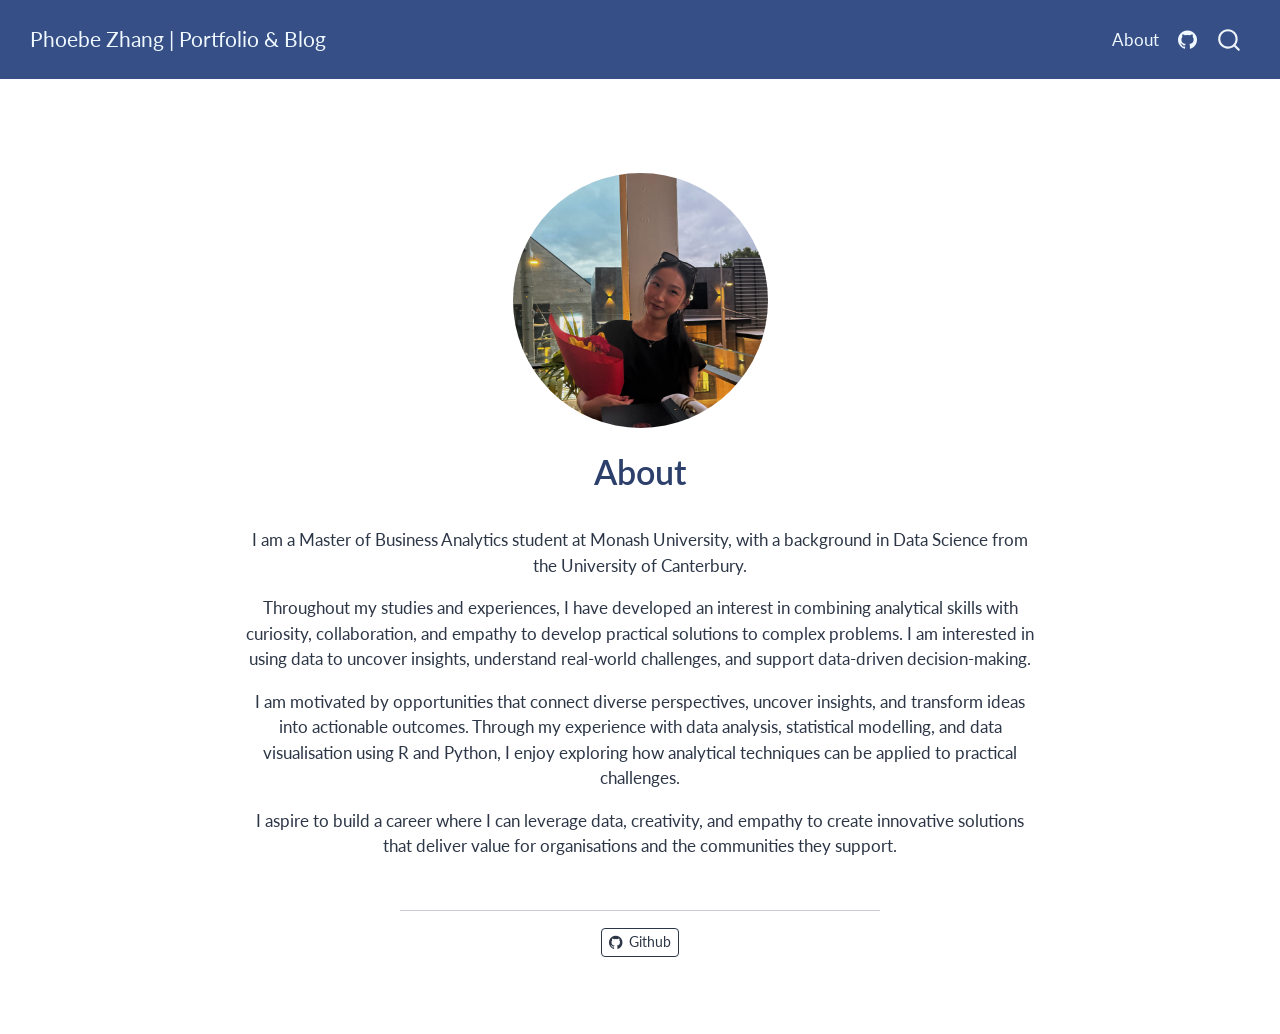
<file: about.html>
<!DOCTYPE html>
<html xmlns="http://www.w3.org/1999/xhtml" lang="en" xml:lang="en"><head>

<meta charset="utf-8">
<meta name="generator" content="quarto-1.9.28">

<meta name="viewport" content="width=device-width, initial-scale=1.0, user-scalable=yes">


<title>About – Phoebe Zhang | Portfolio &amp; Blog</title>
<style>
/* Default styles provided by pandoc.
** See https://pandoc.org/MANUAL.html#variables-for-html for config info.
*/
code{white-space: pre-wrap;}
span.smallcaps{font-variant: small-caps;}
div.columns{display: flex; gap: min(4vw, 1.5em);}
div.column{flex: auto; overflow-x: auto;}
div.hanging-indent{margin-left: 1.5em; text-indent: -1.5em;}
ul.task-list{list-style: none;}
ul.task-list li input[type="checkbox"] {
  width: 0.8em;
  margin: 0 0.8em 0.2em -1em; /* quarto-specific, see https://github.com/quarto-dev/quarto-cli/issues/4556 */ 
  vertical-align: middle;
}
</style>


<script src="site_libs/quarto-nav/quarto-nav.js"></script>
<script src="site_libs/quarto-nav/headroom.min.js"></script>
<script src="site_libs/clipboard/clipboard.min.js"></script>
<script src="site_libs/quarto-search/autocomplete.umd.js"></script>
<script src="site_libs/quarto-search/fuse.min.js"></script>
<script src="site_libs/quarto-search/quarto-search.js"></script>
<meta name="quarto:offset" content="./">
<script src="site_libs/quarto-html/quarto.js" type="module"></script>
<script src="site_libs/quarto-html/tabsets/tabsets.js" type="module"></script>
<script src="site_libs/quarto-html/popper.min.js"></script>
<script src="site_libs/quarto-html/tippy.umd.min.js"></script>
<link href="site_libs/quarto-html/tippy.css" rel="stylesheet">
<link href="site_libs/quarto-html/quarto-syntax-highlighting-49e51e44f424ea8c7044b429bdbbbfe2.css" rel="stylesheet" id="quarto-text-highlighting-styles">
<script src="site_libs/bootstrap/bootstrap.min.js"></script>
<link href="site_libs/bootstrap/bootstrap-icons.css" rel="stylesheet">
<link href="site_libs/bootstrap/bootstrap-6033a600180109c3731f6a886c29932c.min.css" rel="stylesheet" append-hash="true" id="quarto-bootstrap" data-mode="light">
<script id="quarto-search-options" type="application/json">{
  "location": "navbar",
  "copy-button": false,
  "collapse-after": 3,
  "panel-placement": "end",
  "type": "overlay",
  "limit": 50,
  "keyboard-shortcut": [
    "f",
    "/",
    "s"
  ],
  "show-item-context": false,
  "language": {
    "search-no-results-text": "No results",
    "search-matching-documents-text": "matching documents",
    "search-copy-link-title": "Copy link to search",
    "search-hide-matches-text": "Hide additional matches",
    "search-more-match-text": "more match in this document",
    "search-more-matches-text": "more matches in this document",
    "search-clear-button-title": "Clear",
    "search-text-placeholder": "",
    "search-detached-cancel-button-title": "Cancel",
    "search-submit-button-title": "Submit",
    "search-label": "Search"
  }
}</script>


<link rel="stylesheet" href="styles.css">
</head>

<body class="nav-fixed fullcontent quarto-light">

<div id="quarto-search-results"></div>
  <header id="quarto-header" class="headroom fixed-top">
    <nav class="navbar navbar-expand-lg " data-bs-theme="dark">
      <div class="navbar-container container-fluid">
      <div class="navbar-brand-container mx-auto">
    <a class="navbar-brand" href="./index.html">
    <span class="navbar-title">Phoebe Zhang | Portfolio &amp; Blog</span>
    </a>
  </div>
            <div id="quarto-search" class="" title="Search"></div>
          <button class="navbar-toggler" type="button" data-bs-toggle="collapse" data-bs-target="#navbarCollapse" aria-controls="navbarCollapse" role="menu" aria-expanded="false" aria-label="Toggle navigation" onclick="if (window.quartoToggleHeadroom) { window.quartoToggleHeadroom(); }">
  <span class="navbar-toggler-icon"></span>
</button>
          <div class="collapse navbar-collapse" id="navbarCollapse">
            <ul class="navbar-nav navbar-nav-scroll ms-auto">
  <li class="nav-item">
    <a class="nav-link active" href="./about.html" aria-current="page"> 
<span class="menu-text">About</span></a>
  </li>  
  <li class="nav-item compact">
    <a class="nav-link" href="https://github.com/pbzhangg"> <i class="bi bi-github" role="img">
</i> 
<span class="menu-text"></span></a>
  </li>  
</ul>
          </div> <!-- /navcollapse -->
            <div class="quarto-navbar-tools">
</div>
      </div> <!-- /container-fluid -->
    </nav>
</header>
<!-- content -->
<div id="quarto-content" class="quarto-container page-columns page-rows-contents page-layout-article page-navbar">
<!-- sidebar -->
<!-- margin-sidebar -->
    
<!-- main -->
<div class="quarto-about-jolla">
  <img src="profile-image.JPG" class="about-image
  round " style="height: 15em; width: 15em;">
 <header id="title-block-header" class="quarto-title-block default">
<div class="quarto-title">
<h1 class="title">About</h1>
</div>
<div class="quarto-title-meta">
  </div>
</header><main class="content" id="quarto-document-content">
<p>I am a Master of Business Analytics student at Monash University, with a background in Data Science from the University of Canterbury.</p>
<p>Throughout my studies and experiences, I have developed an interest in combining analytical skills with curiosity, collaboration, and empathy to develop practical solutions to complex problems. I am interested in using data to uncover insights, understand real-world challenges, and support data-driven decision-making.</p>
<p>I am motivated by opportunities that connect diverse perspectives, uncover insights, and transform ideas into actionable outcomes. Through my experience with data analysis, statistical modelling, and data visualisation using R and Python, I enjoy exploring how analytical techniques can be applied to practical challenges.</p>
<p>I aspire to build a career where I can leverage data, creativity, and empathy to create innovative solutions that deliver value for organisations and the communities they support.</p>


</main> 
  <hr class="about-sep">
   <div class="about-links">
  <a href="https://github.com/pbzhangg" class="about-link" rel="" target="">
    <i class="bi bi-github"></i>
     <span class="about-link-text">Github</span>
  </a>
</div>
</div>
 <!-- /main -->
<script id="quarto-html-after-body" type="application/javascript">
  window.document.addEventListener("DOMContentLoaded", function (event) {
    const isCodeAnnotation = (el) => {
      for (const clz of el.classList) {
        if (clz.startsWith('code-annotation-')) {                     
          return true;
        }
      }
      return false;
    }
    const onCopySuccess = function(e) {
      // button target
      const button = e.trigger;
      // don't keep focus
      button.blur();
      // flash "checked"
      button.classList.add('code-copy-button-checked');
      var currentTitle = button.getAttribute("title");
      button.setAttribute("title", "Copied!");
      let tooltip;
      if (window.bootstrap) {
        button.setAttribute("data-bs-toggle", "tooltip");
        button.setAttribute("data-bs-placement", "left");
        button.setAttribute("data-bs-title", "Copied!");
        tooltip = new bootstrap.Tooltip(button, 
          { trigger: "manual", 
            customClass: "code-copy-button-tooltip",
            offset: [0, -8]});
        tooltip.show();    
      }
      setTimeout(function() {
        if (tooltip) {
          tooltip.hide();
          button.removeAttribute("data-bs-title");
          button.removeAttribute("data-bs-toggle");
          button.removeAttribute("data-bs-placement");
        }
        button.setAttribute("title", currentTitle);
        button.classList.remove('code-copy-button-checked');
      }, 1000);
      // clear code selection
      e.clearSelection();
    }
    const getTextToCopy = function(trigger) {
      const outerScaffold = trigger.parentElement.cloneNode(true);
      const codeEl = outerScaffold.querySelector('code');
      for (const childEl of codeEl.children) {
        if (isCodeAnnotation(childEl)) {
          childEl.remove();
        }
      }
      return codeEl.innerText;
    }
    const clipboard = new window.ClipboardJS('.code-copy-button:not([data-in-quarto-modal])', {
      text: getTextToCopy
    });
    clipboard.on('success', onCopySuccess);
    if (window.document.getElementById('quarto-embedded-source-code-modal')) {
      const clipboardModal = new window.ClipboardJS('.code-copy-button[data-in-quarto-modal]', {
        text: getTextToCopy,
        container: window.document.getElementById('quarto-embedded-source-code-modal')
      });
      clipboardModal.on('success', onCopySuccess);
    }
      var localhostRegex = new RegExp(/^(?:http|https):\/\/localhost\:?[0-9]*\//);
      var mailtoRegex = new RegExp(/^mailto:/);
        var filterRegex = new RegExp("https:\/\/ETC5523-2026\.github\.io\/etc5523-assignment-3-pbzhangg\/");
      var isInternal = (href) => {
          return filterRegex.test(href) || localhostRegex.test(href) || mailtoRegex.test(href);
      }
      // Inspect non-navigation links and adorn them if external
     var links = window.document.querySelectorAll('a[href]:not(.nav-link):not(.navbar-brand):not(.toc-action):not(.sidebar-link):not(.sidebar-item-toggle):not(.pagination-link):not(.no-external):not([aria-hidden]):not(.dropdown-item):not(.quarto-navigation-tool):not(.about-link)');
      for (var i=0; i<links.length; i++) {
        const link = links[i];
        if (!isInternal(link.href)) {
          // undo the damage that might have been done by quarto-nav.js in the case of
          // links that we want to consider external
          if (link.dataset.originalHref !== undefined) {
            link.href = link.dataset.originalHref;
          }
        }
      }
    function tippyHover(el, contentFn, onTriggerFn, onUntriggerFn) {
      const config = {
        allowHTML: true,
        maxWidth: 500,
        delay: 100,
        arrow: false,
        appendTo: function(el) {
            return el.parentElement;
        },
        interactive: true,
        interactiveBorder: 10,
        theme: 'quarto',
        placement: 'bottom-start',
      };
      if (contentFn) {
        config.content = contentFn;
      }
      if (onTriggerFn) {
        config.onTrigger = onTriggerFn;
      }
      if (onUntriggerFn) {
        config.onUntrigger = onUntriggerFn;
      }
      window.tippy(el, config); 
    }
    const noterefs = window.document.querySelectorAll('a[role="doc-noteref"]');
    for (var i=0; i<noterefs.length; i++) {
      const ref = noterefs[i];
      tippyHover(ref, function() {
        // use id or data attribute instead here
        let href = ref.getAttribute('data-footnote-href') || ref.getAttribute('href');
        try { href = new URL(href).hash; } catch {}
        const id = href.replace(/^#\/?/, "");
        const note = window.document.getElementById(id);
        if (note) {
          return note.innerHTML;
        } else {
          return "";
        }
      });
    }
    const xrefs = window.document.querySelectorAll('a.quarto-xref');
    const processXRef = (id, note) => {
      // Strip column container classes
      const stripColumnClz = (el) => {
        el.classList.remove("page-full", "page-columns");
        if (el.children) {
          for (const child of el.children) {
            stripColumnClz(child);
          }
        }
      }
      stripColumnClz(note)
      if (id === null || id.startsWith('sec-')) {
        // Special case sections, only their first couple elements
        const container = document.createElement("div");
        if (note.children && note.children.length > 2) {
          container.appendChild(note.children[0].cloneNode(true));
          for (let i = 1; i < note.children.length; i++) {
            const child = note.children[i];
            if (child.tagName === "P" && child.innerText === "") {
              continue;
            } else {
              container.appendChild(child.cloneNode(true));
              break;
            }
          }
          if (window.Quarto?.typesetMath) {
            window.Quarto.typesetMath(container);
          }
          return container.innerHTML
        } else {
          if (window.Quarto?.typesetMath) {
            window.Quarto.typesetMath(note);
          }
          return note.innerHTML;
        }
      } else {
        // Remove any anchor links if they are present
        const anchorLink = note.querySelector('a.anchorjs-link');
        if (anchorLink) {
          anchorLink.remove();
        }
        if (window.Quarto?.typesetMath) {
          window.Quarto.typesetMath(note);
        }
        if (note.classList.contains("callout")) {
          return note.outerHTML;
        } else {
          return note.innerHTML;
        }
      }
    }
    for (var i=0; i<xrefs.length; i++) {
      const xref = xrefs[i];
      tippyHover(xref, undefined, function(instance) {
        instance.disable();
        let url = xref.getAttribute('href');
        let hash = undefined; 
        if (url.startsWith('#')) {
          hash = url;
        } else {
          try { hash = new URL(url).hash; } catch {}
        }
        if (hash) {
          const id = hash.replace(/^#\/?/, "");
          const note = window.document.getElementById(id);
          if (note !== null) {
            try {
              const html = processXRef(id, note.cloneNode(true));
              instance.setContent(html);
            } finally {
              instance.enable();
              instance.show();
            }
          } else {
            // See if we can fetch this
            fetch(url.split('#')[0])
            .then(res => res.text())
            .then(html => {
              const parser = new DOMParser();
              const htmlDoc = parser.parseFromString(html, "text/html");
              const note = htmlDoc.getElementById(id);
              if (note !== null) {
                const html = processXRef(id, note);
                instance.setContent(html);
              } 
            }).finally(() => {
              instance.enable();
              instance.show();
            });
          }
        } else {
          // See if we can fetch a full url (with no hash to target)
          // This is a special case and we should probably do some content thinning / targeting
          fetch(url)
          .then(res => res.text())
          .then(html => {
            const parser = new DOMParser();
            const htmlDoc = parser.parseFromString(html, "text/html");
            const note = htmlDoc.querySelector('main.content');
            if (note !== null) {
              // This should only happen for chapter cross references
              // (since there is no id in the URL)
              // remove the first header
              if (note.children.length > 0 && note.children[0].tagName === "HEADER") {
                note.children[0].remove();
              }
              const html = processXRef(null, note);
              instance.setContent(html);
            } 
          }).finally(() => {
            instance.enable();
            instance.show();
          });
        }
      }, function(instance) {
      });
    }
        let selectedAnnoteEl;
        const selectorForAnnotation = ( cell, annotation) => {
          let cellAttr = 'data-code-cell="' + cell + '"';
          let lineAttr = 'data-code-annotation="' +  annotation + '"';
          const selector = 'span[' + cellAttr + '][' + lineAttr + ']';
          return selector;
        }
        const selectCodeLines = (annoteEl) => {
          const doc = window.document;
          const targetCell = annoteEl.getAttribute("data-target-cell");
          const targetAnnotation = annoteEl.getAttribute("data-target-annotation");
          const annoteSpan = window.document.querySelector(selectorForAnnotation(targetCell, targetAnnotation));
          const lines = annoteSpan.getAttribute("data-code-lines").split(",");
          const lineIds = lines.map((line) => {
            return targetCell + "-" + line;
          })
          let top = null;
          let height = null;
          let parent = null;
          if (lineIds.length > 0) {
              //compute the position of the single el (top and bottom and make a div)
              const el = window.document.getElementById(lineIds[0]);
              top = el.offsetTop;
              height = el.offsetHeight;
              parent = el.parentElement.parentElement;
            if (lineIds.length > 1) {
              const lastEl = window.document.getElementById(lineIds[lineIds.length - 1]);
              const bottom = lastEl.offsetTop + lastEl.offsetHeight;
              height = bottom - top;
            }
            if (top !== null && height !== null && parent !== null) {
              // cook up a div (if necessary) and position it 
              let div = window.document.getElementById("code-annotation-line-highlight");
              if (div === null) {
                div = window.document.createElement("div");
                div.setAttribute("id", "code-annotation-line-highlight");
                div.style.position = 'absolute';
                parent.appendChild(div);
              }
              div.style.top = top - 2 + "px";
              div.style.height = height + 4 + "px";
              div.style.left = 0;
              let gutterDiv = window.document.getElementById("code-annotation-line-highlight-gutter");
              if (gutterDiv === null) {
                gutterDiv = window.document.createElement("div");
                gutterDiv.setAttribute("id", "code-annotation-line-highlight-gutter");
                gutterDiv.style.position = 'absolute';
                const codeCell = window.document.getElementById(targetCell);
                const gutter = codeCell.querySelector('.code-annotation-gutter');
                gutter.appendChild(gutterDiv);
              }
              gutterDiv.style.top = top - 2 + "px";
              gutterDiv.style.height = height + 4 + "px";
            }
            selectedAnnoteEl = annoteEl;
          }
        };
        const unselectCodeLines = () => {
          const elementsIds = ["code-annotation-line-highlight", "code-annotation-line-highlight-gutter"];
          elementsIds.forEach((elId) => {
            const div = window.document.getElementById(elId);
            if (div) {
              div.remove();
            }
          });
          selectedAnnoteEl = undefined;
        };
          // Handle positioning of the toggle
      window.addEventListener(
        "resize",
        throttle(() => {
          elRect = undefined;
          if (selectedAnnoteEl) {
            selectCodeLines(selectedAnnoteEl);
          }
        }, 10)
      );
      function throttle(fn, ms) {
      let throttle = false;
      let timer;
        return (...args) => {
          if(!throttle) { // first call gets through
              fn.apply(this, args);
              throttle = true;
          } else { // all the others get throttled
              if(timer) clearTimeout(timer); // cancel #2
              timer = setTimeout(() => {
                fn.apply(this, args);
                timer = throttle = false;
              }, ms);
          }
        };
      }
        // Attach click handler to the DT
        const annoteDls = window.document.querySelectorAll('dt[data-target-cell]');
        for (const annoteDlNode of annoteDls) {
          annoteDlNode.addEventListener('click', (event) => {
            const clickedEl = event.target;
            if (clickedEl !== selectedAnnoteEl) {
              unselectCodeLines();
              const activeEl = window.document.querySelector('dt[data-target-cell].code-annotation-active');
              if (activeEl) {
                activeEl.classList.remove('code-annotation-active');
              }
              selectCodeLines(clickedEl);
              clickedEl.classList.add('code-annotation-active');
            } else {
              // Unselect the line
              unselectCodeLines();
              clickedEl.classList.remove('code-annotation-active');
            }
          });
        }
    const findCites = (el) => {
      const parentEl = el.parentElement;
      if (parentEl) {
        const cites = parentEl.dataset.cites;
        if (cites) {
          return {
            el,
            cites: cites.split(' ')
          };
        } else {
          return findCites(el.parentElement)
        }
      } else {
        return undefined;
      }
    };
    var bibliorefs = window.document.querySelectorAll('a[role="doc-biblioref"]');
    for (var i=0; i<bibliorefs.length; i++) {
      const ref = bibliorefs[i];
      const citeInfo = findCites(ref);
      if (citeInfo) {
        tippyHover(citeInfo.el, function() {
          var popup = window.document.createElement('div');
          citeInfo.cites.forEach(function(cite) {
            var citeDiv = window.document.createElement('div');
            citeDiv.classList.add('hanging-indent');
            citeDiv.classList.add('csl-entry');
            var biblioDiv = window.document.getElementById('ref-' + cite);
            if (biblioDiv) {
              citeDiv.innerHTML = biblioDiv.innerHTML;
            }
            popup.appendChild(citeDiv);
          });
          return popup.innerHTML;
        });
      }
    }
  });
  </script>
</div> <!-- /content -->




</body></html>
</file>
<file: site_libs/quarto-html/tippy.css>
.tippy-box[data-animation=fade][data-state=hidden]{opacity:0}[data-tippy-root]{max-width:calc(100vw - 10px)}.tippy-box{position:relative;background-color:#333;color:#fff;border-radius:4px;font-size:14px;line-height:1.4;white-space:normal;outline:0;transition-property:transform,visibility,opacity}.tippy-box[data-placement^=top]>.tippy-arrow{bottom:0}.tippy-box[data-placement^=top]>.tippy-arrow:before{bottom:-7px;left:0;border-width:8px 8px 0;border-top-color:initial;transform-origin:center top}.tippy-box[data-placement^=bottom]>.tippy-arrow{top:0}.tippy-box[data-placement^=bottom]>.tippy-arrow:before{top:-7px;left:0;border-width:0 8px 8px;border-bottom-color:initial;transform-origin:center bottom}.tippy-box[data-placement^=left]>.tippy-arrow{right:0}.tippy-box[data-placement^=left]>.tippy-arrow:before{border-width:8px 0 8px 8px;border-left-color:initial;right:-7px;transform-origin:center left}.tippy-box[data-placement^=right]>.tippy-arrow{left:0}.tippy-box[data-placement^=right]>.tippy-arrow:before{left:-7px;border-width:8px 8px 8px 0;border-right-color:initial;transform-origin:center right}.tippy-box[data-inertia][data-state=visible]{transition-timing-function:cubic-bezier(.54,1.5,.38,1.11)}.tippy-arrow{width:16px;height:16px;color:#333}.tippy-arrow:before{content:"";position:absolute;border-color:transparent;border-style:solid}.tippy-content{position:relative;padding:5px 9px;z-index:1}
</file>
<file: site_libs/quarto-html/quarto-syntax-highlighting-49e51e44f424ea8c7044b429bdbbbfe2.css>
/* quarto syntax highlight colors */
:root {
  --quarto-hl-ot-color: #003B4F;
  --quarto-hl-at-color: #657422;
  --quarto-hl-ss-color: #20794D;
  --quarto-hl-an-color: #5E5E5E;
  --quarto-hl-fu-color: #4758AB;
  --quarto-hl-st-color: #20794D;
  --quarto-hl-cf-color: #003B4F;
  --quarto-hl-op-color: #5E5E5E;
  --quarto-hl-er-color: #AD0000;
  --quarto-hl-bn-color: #AD0000;
  --quarto-hl-al-color: #AD0000;
  --quarto-hl-va-color: #111111;
  --quarto-hl-bu-color: inherit;
  --quarto-hl-ex-color: inherit;
  --quarto-hl-pp-color: #AD0000;
  --quarto-hl-in-color: #5E5E5E;
  --quarto-hl-vs-color: #20794D;
  --quarto-hl-wa-color: #5E5E5E;
  --quarto-hl-do-color: #5E5E5E;
  --quarto-hl-im-color: #00769E;
  --quarto-hl-ch-color: #20794D;
  --quarto-hl-dt-color: #AD0000;
  --quarto-hl-fl-color: #AD0000;
  --quarto-hl-co-color: #5E5E5E;
  --quarto-hl-cv-color: #5E5E5E;
  --quarto-hl-cn-color: #8f5902;
  --quarto-hl-sc-color: #5E5E5E;
  --quarto-hl-dv-color: #AD0000;
  --quarto-hl-kw-color: #003B4F;
}

/* other quarto variables */
:root {
  --quarto-font-monospace: SFMono-Regular, Menlo, Monaco, Consolas, "Liberation Mono", "Courier New", monospace;
}

/* syntax highlight based on Pandoc's rules */
pre > code.sourceCode > span {
  color: #003B4F;
}

code.sourceCode > span {
  color: #003B4F;
}

div.sourceCode,
div.sourceCode pre.sourceCode {
  color: #003B4F;
}

/* Normal */
code span {
  color: #003B4F;
}

/* Alert */
code span.al {
  color: #AD0000;
  font-style: inherit;
}

/* Annotation */
code span.an {
  color: #5E5E5E;
  font-style: inherit;
}

/* Attribute */
code span.at {
  color: #657422;
  font-style: inherit;
}

/* BaseN */
code span.bn {
  color: #AD0000;
  font-style: inherit;
}

/* BuiltIn */
code span.bu {
  font-style: inherit;
}

/* ControlFlow */
code span.cf {
  color: #003B4F;
  font-weight: bold;
  font-style: inherit;
}

/* Char */
code span.ch {
  color: #20794D;
  font-style: inherit;
}

/* Constant */
code span.cn {
  color: #8f5902;
  font-style: inherit;
}

/* Comment */
code span.co {
  color: #5E5E5E;
  font-style: inherit;
}

/* CommentVar */
code span.cv {
  color: #5E5E5E;
  font-style: italic;
}

/* Documentation */
code span.do {
  color: #5E5E5E;
  font-style: italic;
}

/* DataType */
code span.dt {
  color: #AD0000;
  font-style: inherit;
}

/* DecVal */
code span.dv {
  color: #AD0000;
  font-style: inherit;
}

/* Error */
code span.er {
  color: #AD0000;
  font-style: inherit;
}

/* Extension */
code span.ex {
  font-style: inherit;
}

/* Float */
code span.fl {
  color: #AD0000;
  font-style: inherit;
}

/* Function */
code span.fu {
  color: #4758AB;
  font-style: inherit;
}

/* Import */
code span.im {
  color: #00769E;
  font-style: inherit;
}

/* Information */
code span.in {
  color: #5E5E5E;
  font-style: inherit;
}

/* Keyword */
code span.kw {
  color: #003B4F;
  font-weight: bold;
  font-style: inherit;
}

/* Operator */
code span.op {
  color: #5E5E5E;
  font-style: inherit;
}

/* Other */
code span.ot {
  color: #003B4F;
  font-style: inherit;
}

/* Preprocessor */
code span.pp {
  color: #AD0000;
  font-style: inherit;
}

/* SpecialChar */
code span.sc {
  color: #5E5E5E;
  font-style: inherit;
}

/* SpecialString */
code span.ss {
  color: #20794D;
  font-style: inherit;
}

/* String */
code span.st {
  color: #20794D;
  font-style: inherit;
}

/* Variable */
code span.va {
  color: #111111;
  font-style: inherit;
}

/* VerbatimString */
code span.vs {
  color: #20794D;
  font-style: inherit;
}

/* Warning */
code span.wa {
  color: #5E5E5E;
  font-style: italic;
}

.prevent-inlining {
  content: "</";
}

/*# sourceMappingURL=9fd27cec8c67c8a6cfdfabe9770740df.css.map */
</file>
<file: styles.css>
/* css styles */
.navbar-dark, .quarto-title-banner {
  background-color: #FFFFFF;
  padding-bottom: 0;
}

.navbar, .navbar-expand-lg {
  background-color: #365087;
}

.navbar .navbar-title, 
.navbar .menu-text,
.navbar .bi-github {
  color: #f0f8ff;
}

.navbar-toggler-icon, .aa-SubmitIcon {
  filter: brightness(0) saturate(100%) 
          invert(98%) sepia(5%) saturate(500%) 
          hue-rotate(175deg) brightness(97%);
}


.quarto-title-banner, .title {
  color:#2c406b !important;
}

h1, h2 {
  color: #385289;
}

body {
  color: #293444fc;
}

a {
  color: #457ee2;
}

a:hover {
  color: #1351cc;
}

.about-link {
  border-color: #293444fc !important;
}

.about-link i,
.about-link svg,
.about-link span,
.about-link .bi-github {
  color: #293444fc !important;
  fill: #293444fc !important;
}

.about-link:hover {
  border-color: #457ee2 !important;
}

.about-link:hover i,
.about-link:hover svg,
.about-link:hover span,
.about-link:hover .bi-github {
  color: #457ee2 !important;
  fill: #457ee2 !important;
}

#TOC .active {
  color: #457ee2 !important;
  font-weight: 600;
  border-left-color: #457ee2 !important; 
}

#TOC a:hover {
  color: #457ee2 !important;
}
</file>
